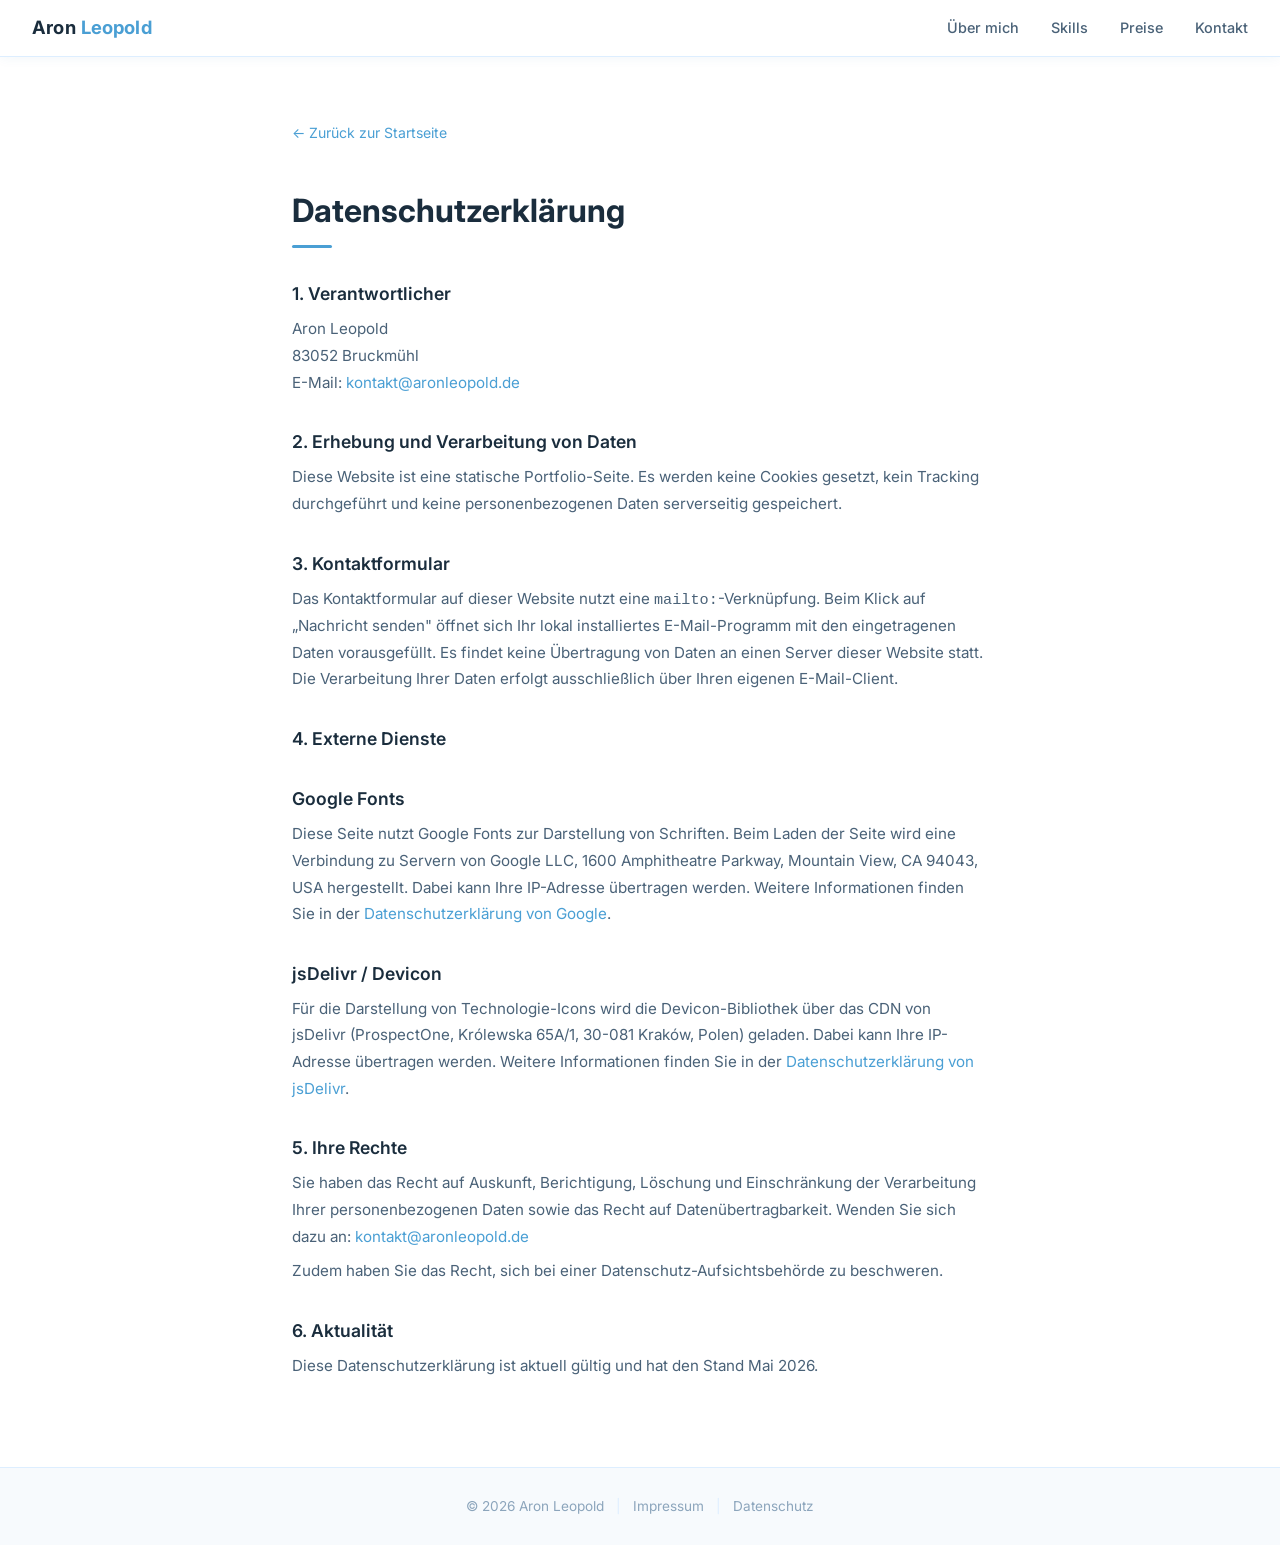
<file: datenschutz.html>
<!DOCTYPE html>
<html lang="de">
<head>
  <meta charset="UTF-8" />
  <meta name="viewport" content="width=device-width, initial-scale=1.0" />
  <title>Datenschutz — Aron Leopold</title>
  <link rel="icon" type="image/png" href="icon.png" />
  <link rel="stylesheet" href="CSS/styles.css" />
  <link href="https://fonts.googleapis.com/css2?family=Inter:wght@300;400;500;600;700&display=swap" rel="stylesheet" />
</head>
<body>

  <nav class="nav">
    <div class="nav-inner">
      <a href="index.html" style="text-decoration:none;">
        <span class="nav-logo"><span class="logo-aron">Aron</span> <span class="logo-leopold">Leopold</span></span>
      </a>
      <ul class="nav-links">
        <li><a href="index.html#about">Über mich</a></li>
        <li><a href="index.html#skills">Skills</a></li>
        <li><a href="index.html#prices">Preise</a></li>
        <li><a href="index.html#contact">Kontakt</a></li>
      </ul>
    </div>
  </nav>

  <main class="legal-page">
    <a href="index.html" class="legal-back">← Zurück zur Startseite</a>
    <h1>Datenschutzerklärung</h1>

    <h2>1. Verantwortlicher</h2>
    <address>
      Aron Leopold<br />
      83052 Bruckmühl<br />
      E-Mail: <a href="mailto:kontakt@aronleopold.de">kontakt@aronleopold.de</a>
    </address>

    <h2>2. Erhebung und Verarbeitung von Daten</h2>
    <p>Diese Website ist eine statische Portfolio-Seite. Es werden keine Cookies gesetzt, kein Tracking durchgeführt und keine personenbezogenen Daten serverseitig gespeichert.</p>

    <h2>3. Kontaktformular</h2>
    <p>Das Kontaktformular auf dieser Website nutzt eine <code>mailto:</code>-Verknüpfung. Beim Klick auf „Nachricht senden" öffnet sich Ihr lokal installiertes E-Mail-Programm mit den eingetragenen Daten vorausgefüllt. Es findet keine Übertragung von Daten an einen Server dieser Website statt. Die Verarbeitung Ihrer Daten erfolgt ausschließlich über Ihren eigenen E-Mail-Client.</p>

    <h2>4. Externe Dienste</h2>

    <h2>Google Fonts</h2>
    <p>Diese Seite nutzt Google Fonts zur Darstellung von Schriften. Beim Laden der Seite wird eine Verbindung zu Servern von Google LLC, 1600 Amphitheatre Parkway, Mountain View, CA 94043, USA hergestellt. Dabei kann Ihre IP-Adresse übertragen werden. Weitere Informationen finden Sie in der <a href="https://policies.google.com/privacy" target="_blank" rel="noopener noreferrer">Datenschutzerklärung von Google</a>.</p>

    <h2>jsDelivr / Devicon</h2>
    <p>Für die Darstellung von Technologie-Icons wird die Devicon-Bibliothek über das CDN von jsDelivr (ProspectOne, Królewska 65A/1, 30-081 Kraków, Polen) geladen. Dabei kann Ihre IP-Adresse übertragen werden. Weitere Informationen finden Sie in der <a href="https://www.jsdelivr.com/terms/privacy-policy-jsdelivr-net" target="_blank" rel="noopener noreferrer">Datenschutzerklärung von jsDelivr</a>.</p>

    <h2>5. Ihre Rechte</h2>
    <p>Sie haben das Recht auf Auskunft, Berichtigung, Löschung und Einschränkung der Verarbeitung Ihrer personenbezogenen Daten sowie das Recht auf Datenübertragbarkeit. Wenden Sie sich dazu an: <a href="mailto:kontakt@aronleopold.de">kontakt@aronleopold.de</a></p>
    <p>Zudem haben Sie das Recht, sich bei einer Datenschutz-Aufsichtsbehörde zu beschweren.</p>

    <h2>6. Aktualität</h2>
    <p>Diese Datenschutzerklärung ist aktuell gültig und hat den Stand Mai 2026.</p>
  </main>

  <footer class="footer">
    <span>© 2026 Aron Leopold</span>
    <span class="footer-sep">|</span>
    <a href="impressum.html">Impressum</a>
    <span class="footer-sep">|</span>
    <a href="datenschutz.html">Datenschutz</a>
  </footer>

</body>
</html>
</file>
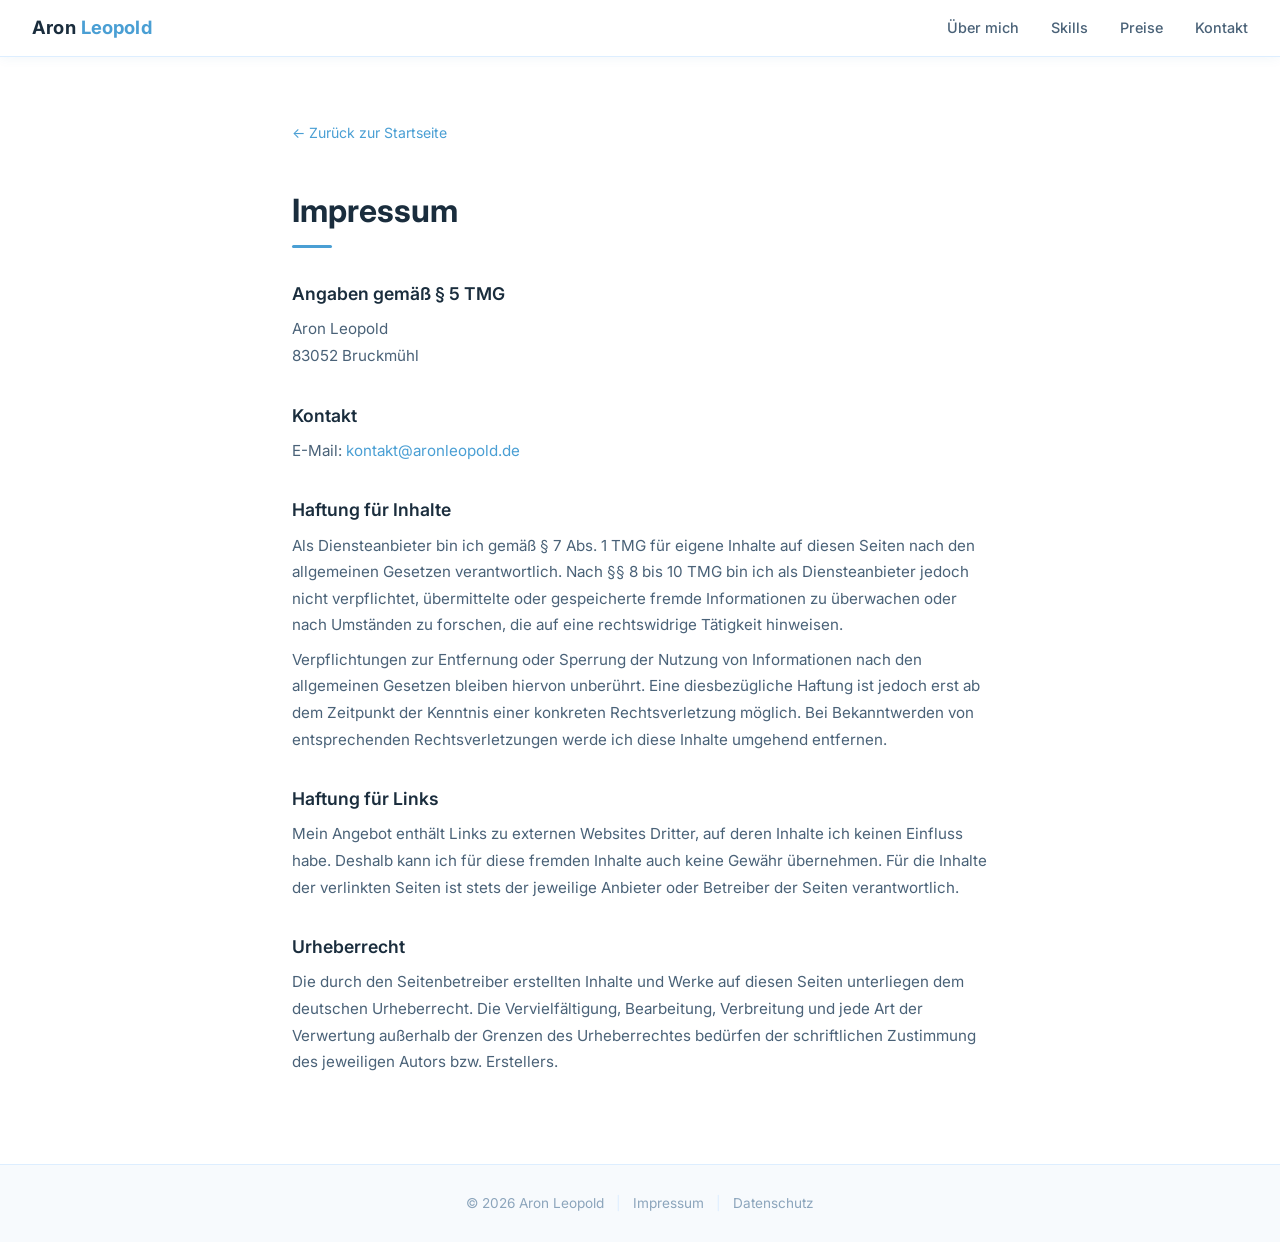
<file: impressum.html>
<!DOCTYPE html>
<html lang="de">
<head>
  <meta charset="UTF-8" />
  <meta name="viewport" content="width=device-width, initial-scale=1.0" />
  <title>Impressum — Aron Leopold</title>
  <link rel="icon" type="image/png" href="icon.png" />
  <link rel="stylesheet" href="CSS/styles.css" />
  <link href="https://fonts.googleapis.com/css2?family=Inter:wght@300;400;500;600;700&display=swap" rel="stylesheet" />
</head>
<body>

  <nav class="nav">
    <div class="nav-inner">
      <a href="index.html" style="text-decoration:none;">
        <span class="nav-logo"><span class="logo-aron">Aron</span> <span class="logo-leopold">Leopold</span></span>
      </a>
      <ul class="nav-links">
        <li><a href="index.html#about">Über mich</a></li>
        <li><a href="index.html#skills">Skills</a></li>
        <li><a href="index.html#prices">Preise</a></li>
        <li><a href="index.html#contact">Kontakt</a></li>
      </ul>
    </div>
  </nav>

  <main class="legal-page">
    <a href="index.html" class="legal-back">← Zurück zur Startseite</a>
    <h1>Impressum</h1>

    <h2>Angaben gemäß § 5 TMG</h2>
    <address>
      Aron Leopold<br />
      83052 Bruckmühl<br />
    </address>

    <h2>Kontakt</h2>
    <p>E-Mail: <a href="mailto:kontakt@aronleopold.de">kontakt@aronleopold.de</a></p>

    <h2>Haftung für Inhalte</h2>
    <p>Als Diensteanbieter bin ich gemäß § 7 Abs. 1 TMG für eigene Inhalte auf diesen Seiten nach den allgemeinen Gesetzen verantwortlich. Nach §§ 8 bis 10 TMG bin ich als Diensteanbieter jedoch nicht verpflichtet, übermittelte oder gespeicherte fremde Informationen zu überwachen oder nach Umständen zu forschen, die auf eine rechtswidrige Tätigkeit hinweisen.</p>
    <p>Verpflichtungen zur Entfernung oder Sperrung der Nutzung von Informationen nach den allgemeinen Gesetzen bleiben hiervon unberührt. Eine diesbezügliche Haftung ist jedoch erst ab dem Zeitpunkt der Kenntnis einer konkreten Rechtsverletzung möglich. Bei Bekanntwerden von entsprechenden Rechtsverletzungen werde ich diese Inhalte umgehend entfernen.</p>

    <h2>Haftung für Links</h2>
    <p>Mein Angebot enthält Links zu externen Websites Dritter, auf deren Inhalte ich keinen Einfluss habe. Deshalb kann ich für diese fremden Inhalte auch keine Gewähr übernehmen. Für die Inhalte der verlinkten Seiten ist stets der jeweilige Anbieter oder Betreiber der Seiten verantwortlich.</p>

    <h2>Urheberrecht</h2>
    <p>Die durch den Seitenbetreiber erstellten Inhalte und Werke auf diesen Seiten unterliegen dem deutschen Urheberrecht. Die Vervielfältigung, Bearbeitung, Verbreitung und jede Art der Verwertung außerhalb der Grenzen des Urheberrechtes bedürfen der schriftlichen Zustimmung des jeweiligen Autors bzw. Erstellers.</p>
  </main>

  <footer class="footer">
    <span>© 2026 Aron Leopold</span>
    <span class="footer-sep">|</span>
    <a href="impressum.html">Impressum</a>
    <span class="footer-sep">|</span>
    <a href="datenschutz.html">Datenschutz</a>
  </footer>

</body>
</html>
</file>
<file: CSS/styles.css>
*, *::before, *::after {
  box-sizing: border-box;
  margin: 0;
  padding: 0;
}

:root {
  --blue-light:  #ddeeff;
  --blue-mid:    #a8d4f5;
  --blue-accent: #4a9fd4;
  --blue-dark:   #2b7ab0;
  --white:       #ffffff;
  --gray-50:     #f7fafd;
  --gray-100:    #eef3f8;
  --gray-400:    #8ca5bc;
  --gray-600:    #4a6278;
  --gray-900:    #1a2d3d;
  --radius:      12px;
  --shadow:      0 2px 16px rgba(42, 100, 160, 0.08);
  --shadow-md:   0 4px 24px rgba(42, 100, 160, 0.14);
  --transition:  0.2s ease;
}

html { scroll-behavior: smooth; }

body {
  font-family: 'Inter', system-ui, sans-serif;
  background: var(--white);
  color: var(--gray-900);
  line-height: 1.6;
}

/* ─── Navigation ─────────────────────────────────────────── */
.nav {
  position: fixed;
  top: 0;
  inset-inline: 0;
  z-index: 100;
  background: rgba(255, 255, 255, 0.92);
  backdrop-filter: blur(14px);
  border-bottom: 1px solid var(--blue-light);
  box-shadow: 0 1px 12px rgba(42, 100, 160, 0.06);
}

.nav-inner {
  padding: 0 2rem;
  height: 56px;
  display: flex;
  align-items: center;
  justify-content: space-between;
}

.nav-logo {
  font-weight: 700;
  font-size: 1.15rem;
  letter-spacing: 0.01em;
  display: flex;
  align-items: center;
  gap: 0.3rem;
}

.logo-aron    { color: var(--gray-900); }
.logo-leopold { color: var(--blue-accent); }

.nav-links {
  display: flex;
  gap: 2rem;
  list-style: none;
}

.nav-links a {
  text-decoration: none;
  color: var(--gray-600);
  font-size: 0.9rem;
  font-weight: 500;
  transition: color var(--transition);
}

.nav-links a:hover { color: var(--blue-accent); }

/* ─── Hero curves ────────────────────────────────────────── */
.hero-curves {
  position: absolute;
  inset: 0;
  width: 100%;
  height: 100%;
  z-index: -1;
  pointer-events: none;
  opacity: 0.18;
}

.hero::after {
  content: '';
  position: absolute;
  bottom: 0; left: 0; right: 0;
  height: 160px;
  background: linear-gradient(to bottom, transparent, var(--white));
  pointer-events: none;
  z-index: 2;
}

.hero-curves path {
  fill: none;
  stroke: var(--blue-accent);
  stroke-width: 1.2;
  stroke-linecap: round;
}

/* ─── Particles ─────────────────────────────────────────── */
.particles {
  position: absolute;
  inset: 0;
  pointer-events: none;
  overflow: hidden;
  z-index: 0;
}

.particle {
  position: absolute;
  border-radius: 50%;
  background: var(--blue-accent);
  opacity: 0;
  animation: floatUp linear infinite;
  animation-fill-mode: backwards;
}

@keyframes floatUp {
  0%   { transform: translateY(0) scale(1);        opacity: 0; }
  10%  { opacity: var(--op); }
  80%  { opacity: var(--op); }
  100% { transform: translateY(-110vh) scale(0.6); opacity: 0; }
}

/* ─── Hero ───────────────────────────────────────────────── */
.hero {
  position: relative;
  isolation: isolate;
  min-height: 100vh;
  display: flex;
  align-items: center;
  padding: 80px 2rem 60px;
  background: radial-gradient(ellipse 80% 60% at 65% 40%, rgba(168, 212, 245, 0.2) 0%, var(--white) 70%);
  overflow: hidden;
}

.hero-inner {
  position: relative;
  z-index: 1;
  max-width: 1100px;
  margin: 0 auto;
  width: 100%;
  display: flex;
  align-items: center;
  justify-content: center;
  gap: 4rem;
}

.hero-text { max-width: 480px; }

.hero-greeting {
  color: var(--blue-accent);
  font-size: 0.85rem;
  font-weight: 600;
  letter-spacing: 0.12em;
  text-transform: uppercase;
  margin-bottom: 0.6rem;
}

.hero-name {
  font-size: clamp(2.4rem, 5vw, 3.6rem);
  font-weight: 700;
  color: var(--gray-900);
  line-height: 1.1;
  margin-bottom: 0.5rem;
}

.hero-title {
  font-size: 1.2rem;
  font-weight: 500;
  color: var(--blue-accent);
  margin-bottom: 1.25rem;
}

.hero-desc {
  color: var(--gray-600);
  font-size: 1rem;
  line-height: 1.75;
  max-width: 440px;
  margin-bottom: 2rem;
}

.hero-actions {
  display: flex;
  gap: 0.75rem;
  flex-wrap: wrap;
}

/* ─── Buttons ────────────────────────────────────────────── */
.btn {
  display: inline-block;
  padding: 0.65rem 1.5rem;
  border-radius: var(--radius);
  font-size: 0.9rem;
  font-weight: 600;
  letter-spacing: 0.02em;
  text-decoration: none;
  transition: all var(--transition);
  cursor: pointer;
  border: 2px solid transparent;
}

.btn-primary {
  background: var(--blue-accent);
  color: var(--white);
  border-color: var(--blue-accent);
}

.btn-primary:hover {
  background: var(--blue-dark);
  border-color: var(--blue-dark);
  transform: translateY(-1px);
  box-shadow: 0 4px 14px rgba(42, 100, 160, 0.25);
}

.btn-outline {
  background: transparent;
  color: var(--blue-accent);
  border-color: var(--blue-mid);
}

.btn-outline:hover {
  background: var(--blue-light);
  border-color: var(--blue-accent);
}

/* ─── Profile image ──────────────────────────────────────── */
.hero-image { flex-shrink: 0; }

.image-ring {
  width: 260px;
  height: 346px;
  border-radius: 18px;
  padding: 4px;
  background: linear-gradient(150deg, var(--blue-accent), var(--blue-mid));
  box-shadow: var(--shadow-md);
}

.image-ring img {
  width: 100%;
  height: 100%;
  object-fit: cover;
  border-radius: 15px;
  border: 4px solid var(--white);
  display: block;
}

/* ─── Sections ───────────────────────────────────────────── */
.section { padding: 90px 2rem; }

.section-light { background: var(--gray-50); }
.section-gray  { background: var(--gray-100); }

.container {
  max-width: 1100px;
  margin: 0 auto;
}

.section-title {
  font-size: 2rem;
  font-weight: 700;
  color: var(--gray-900);
  margin-bottom: 3rem;
  text-align: center;
  position: relative;
}

.section-title::after {
  content: '';
  display: block;
  width: 40px;
  height: 3px;
  background: var(--blue-accent);
  border-radius: 2px;
  margin: 0.6rem auto 0;
}

/* ─── About ──────────────────────────────────────────────── */
.about-body {
  display: flex;
  align-items: flex-start;
  gap: 2.5rem;
  max-width: 900px;
  margin: 0 auto;
}

.about-intro {
  flex: 1;
  color: var(--gray-600);
  font-size: 1.05rem;
  line-height: 1.75;
}

.about-badge {
  flex-shrink: 0;
  width: 270px;
  background: var(--white);
  border: 1px solid var(--blue-light);
  border-top: 3px solid var(--blue-accent);
  border-radius: var(--radius);
  padding: 1.25rem 1.4rem;
  box-shadow: var(--shadow);
}

.badge-label {
  font-size: 0.72rem;
  font-weight: 700;
  text-transform: uppercase;
  letter-spacing: 0.08em;
  color: var(--blue-accent);
  margin-bottom: 0.6rem;
}

.badge-text {
  color: var(--gray-600);
  font-size: 0.88rem;
  line-height: 1.6;
  margin-bottom: 1rem;
}

.badge-btn {
  display: inline-block;
  font-size: 0.84rem;
  padding: 0.45rem 1.1rem;
}

/* ─── Skills ─────────────────────────────────────────────── */
.skills-categories {
  display: flex;
  flex-wrap: wrap;
  justify-content: center;
  align-items: flex-start;
  gap: 1.25rem;
}

.skills-category {
  flex: 1;
  min-width: 150px;
  background: var(--white);
  border: 1px solid var(--blue-light);
  border-top: 3px solid var(--blue-accent);
  border-radius: var(--radius);
  padding: 1.5rem 1.75rem;
  box-shadow: var(--shadow);
  transition: box-shadow var(--transition), transform var(--transition);
}

.skills-category:hover {
  box-shadow: var(--shadow-md);
  transform: translateY(-3px);
}

.skills-category-title {
  font-size: 0.75rem;
  font-weight: 700;
  text-transform: uppercase;
  letter-spacing: 0.1em;
  color: var(--blue-accent);
  margin-bottom: 1rem;
  padding-bottom: 0.6rem;
  border-bottom: 1px solid var(--blue-light);
}

.skills-list {
  list-style: none;
  display: flex;
  flex-direction: column;
  gap: 0.6rem;
}

.skills-list li {
  display: flex;
  align-items: center;
  gap: 0.6rem;
  font-size: 0.9rem;
  font-weight: 500;
  color: var(--gray-600);
}

.skills-list li i {
  font-size: 1.1rem;
  color: var(--blue-accent);
  flex-shrink: 0;
}

/* ─── Pricing ────────────────────────────────────────────── */
.pricing-grid {
  display: flex;
  gap: 2rem;
  justify-content: center;
  align-items: stretch;
  flex-wrap: wrap;
}

.pricing-card {
  position: relative;
  flex: 1;
  min-width: 280px;
  max-width: 400px;
  background: var(--white);
  border: 1px solid var(--blue-light);
  border-top: 3px solid var(--blue-accent);
  border-radius: var(--radius);
  padding: 2rem;
  box-shadow: var(--shadow);
  display: flex;
  flex-direction: column;
  gap: 1.5rem;
  transition: box-shadow var(--transition), transform var(--transition);
}

.pricing-card:hover {
  box-shadow: var(--shadow-md);
  transform: translateY(-4px);
}

.pricing-card--featured {
  border-top-color: var(--blue-dark);
  box-shadow: var(--shadow-md);
}

.pricing-title {
  font-size: 1.1rem;
  font-weight: 700;
  color: var(--gray-900);
  margin-bottom: 0.3rem;
}

.pricing-subtitle {
  font-size: 0.88rem;
  color: var(--gray-400);
}

.pricing-price {
  font-size: 1.3rem;
  font-weight: 700;
  color: var(--blue-accent);
  margin-top: 0.5rem;
}

.pricing-period {
  font-size: 0.85rem;
  font-weight: 500;
  color: var(--gray-400);
}

.pricing-features {
  list-style: none;
  display: flex;
  flex-direction: column;
  gap: 0.6rem;
  flex: 1;
}

.pricing-features li {
  font-size: 0.9rem;
  color: var(--gray-600);
  padding-left: 1.3rem;
  position: relative;
}

.pricing-features li::before {
  content: '✓';
  position: absolute;
  left: 0;
  color: var(--blue-accent);
  font-weight: 700;
}

.pricing-notice {
  font-size: 0.78rem;
  color: var(--gray-400);
  border-left: 2px solid var(--blue-light);
  padding-left: 0.6rem;
  line-height: 1.5;
}

.pricing-btn {
  display: block;
  text-align: center;
  width: 100%;
}

/* ─── Contact ────────────────────────────────────────────── */
.contact-layout {
  display: flex;
  gap: 3rem;
  align-items: flex-start;
  max-width: 900px;
  margin: 0 auto;
}

.contact-left {
  flex: 1;
  display: flex;
  flex-direction: column;
  gap: 0.75rem;
}

.contact-sub {
  color: var(--gray-600);
  font-size: 1rem;
  line-height: 1.75;
}

.contact-links {
  display: flex;
  flex-direction: row;
  gap: 0.75rem;
  align-items: flex-start;
  flex-wrap: wrap;
}

.contact-card {
  display: flex;
  align-items: center;
  gap: 0.7rem;
  padding: 0.7rem 1.2rem;
  background: var(--white);
  border: 1px solid var(--blue-light);
  border-radius: var(--radius);
  text-decoration: none;
  color: var(--gray-900);
  font-weight: 500;
  font-size: 0.9rem;
  box-shadow: var(--shadow);
  transition: all var(--transition);
}

.contact-card:hover {
  border-color: var(--blue-accent);
  box-shadow: var(--shadow-md);
  color: var(--blue-dark);
  transform: translateY(-2px);
}

.contact-icon {
  font-size: 1.1rem;
  display: flex;
  align-items: center;
  color: var(--blue-accent);
}

.contact-form {
  flex: 1.4;
  display: flex;
  flex-direction: column;
  gap: 1.1rem;
  border: 1px solid var(--blue-light);
  border-top: 3px solid var(--blue-accent);
  border-radius: var(--radius);
  padding: 1.75rem;
  background: var(--white);
  box-shadow: var(--shadow);
}

.contact-form-row {
  display: flex;
  gap: 1rem;
}

.contact-form-row .contact-form-field { flex: 1; }

.contact-form-field {
  display: flex;
  flex-direction: column;
  gap: 0.35rem;
}

.contact-form-field label {
  font-size: 0.82rem;
  font-weight: 600;
  color: var(--gray-600);
  letter-spacing: 0.02em;
}

.contact-form-field input,
.contact-form-field select,
.contact-form-field textarea {
  padding: 0.65rem 0.9rem;
  border: 1px solid var(--blue-light);
  border-radius: 8px;
  font-family: inherit;
  font-size: 0.9rem;
  color: var(--gray-900);
  background: var(--gray-50);
  transition: border-color var(--transition), box-shadow var(--transition), background var(--transition);
  resize: none;
}

.contact-form-field select {
  cursor: pointer;
  appearance: none;
  background-image: url("data:image/svg+xml,%3Csvg xmlns='http://www.w3.org/2000/svg' width='12' height='8' viewBox='0 0 12 8'%3E%3Cpath fill='%238ca5bc' d='M6 8L0 0h12z'/%3E%3C/svg%3E");
  background-repeat: no-repeat;
  background-position: right 0.9rem center;
  padding-right: 2.2rem;
}

.contact-form-field input:focus,
.contact-form-field select:focus,
.contact-form-field textarea:focus {
  outline: none;
  border-color: var(--blue-accent);
  background: var(--white);
  box-shadow: 0 0 0 3px rgba(74, 159, 212, 0.12);
}

.contact-consent {
  display: flex;
  align-items: flex-start;
  gap: 0.6rem;
  cursor: pointer;
}

.contact-consent input[type="checkbox"] {
  margin-top: 0.15rem;
  flex-shrink: 0;
  width: 16px;
  height: 16px;
  accent-color: var(--blue-accent);
  cursor: pointer;
}

.contact-consent span {
  font-size: 0.82rem;
  color: var(--gray-600);
  line-height: 1.5;
}

.contact-consent a {
  color: var(--blue-accent);
  text-decoration: none;
}

.contact-consent a:hover { text-decoration: underline; }

.contact-form-btn {
  align-self: flex-end;
  padding: 0.7rem 1.8rem;
  background: var(--blue-accent);
  color: var(--white);
  border: none;
  border-radius: var(--radius);
  font-family: inherit;
  font-size: 0.9rem;
  font-weight: 600;
  letter-spacing: 0.02em;
  cursor: pointer;
  transition: background var(--transition), transform var(--transition), box-shadow var(--transition);
}

.contact-form-btn:hover {
  background: var(--blue-dark);
  transform: translateY(-2px);
  box-shadow: 0 4px 14px rgba(42, 100, 160, 0.25);
}

/* ─── Footer ─────────────────────────────────────────────── */
.footer {
  text-align: center;
  padding: 1.75rem 2rem;
  color: var(--gray-400);
  font-size: 0.85rem;
  background: var(--gray-50);
  border-top: 1px solid var(--blue-light);
  display: flex;
  flex-direction: row;
  justify-content: center;
  align-items: center;
  gap: 0.75rem;
}

.footer-sep { color: var(--blue-light); }

.footer a {
  color: var(--gray-400);
  text-decoration: none;
  transition: color var(--transition);
}

.footer a:hover { color: var(--blue-accent); }

/* ─── Legal pages ────────────────────────────────────────── */
.legal-page {
  max-width: 760px;
  margin: 0 auto;
  padding: 120px 2rem 80px;
}

.legal-page h1 {
  font-size: 2rem;
  font-weight: 700;
  color: var(--gray-900);
  margin-bottom: 0.6rem;
}

.legal-page h1::after {
  content: '';
  display: block;
  width: 40px;
  height: 3px;
  background: var(--blue-accent);
  border-radius: 2px;
  margin-top: 0.6rem;
}

.legal-page h2 {
  font-size: 1.1rem;
  font-weight: 600;
  color: var(--gray-900);
  margin: 2rem 0 0.5rem;
}

.legal-page p,
.legal-page address {
  color: var(--gray-600);
  font-size: 0.95rem;
  line-height: 1.75;
  font-style: normal;
  margin-bottom: 0.5rem;
}

.legal-page a {
  color: var(--blue-accent);
  text-decoration: none;
}

.legal-page a:hover { text-decoration: underline; }

.legal-back {
  display: inline-flex;
  align-items: center;
  gap: 0.4rem;
  margin-bottom: 2.5rem;
  color: var(--gray-400);
  font-size: 0.88rem;
  text-decoration: none;
  transition: color var(--transition);
}

.legal-back:hover { color: var(--blue-accent); }

/* ─── Responsive ─────────────────────────────────────────── */
@media (max-width: 768px) {
  .hero-inner {
    flex-direction: column-reverse;
    text-align: center;
    gap: 2.5rem;
  }

  .hero-desc {
    margin-left: auto;
    margin-right: auto;
  }

  .hero-actions { justify-content: center; }

  .image-ring {
    width: 160px;
    height: 213px;
  }

  .nav-links { gap: 1.2rem; }

  .about-body {
    flex-direction: column;
  }

  .about-badge { width: 100%; }

  .contact-layout {
    flex-direction: column;
  }

  .contact-form-row { flex-direction: column; }
}
</file>
